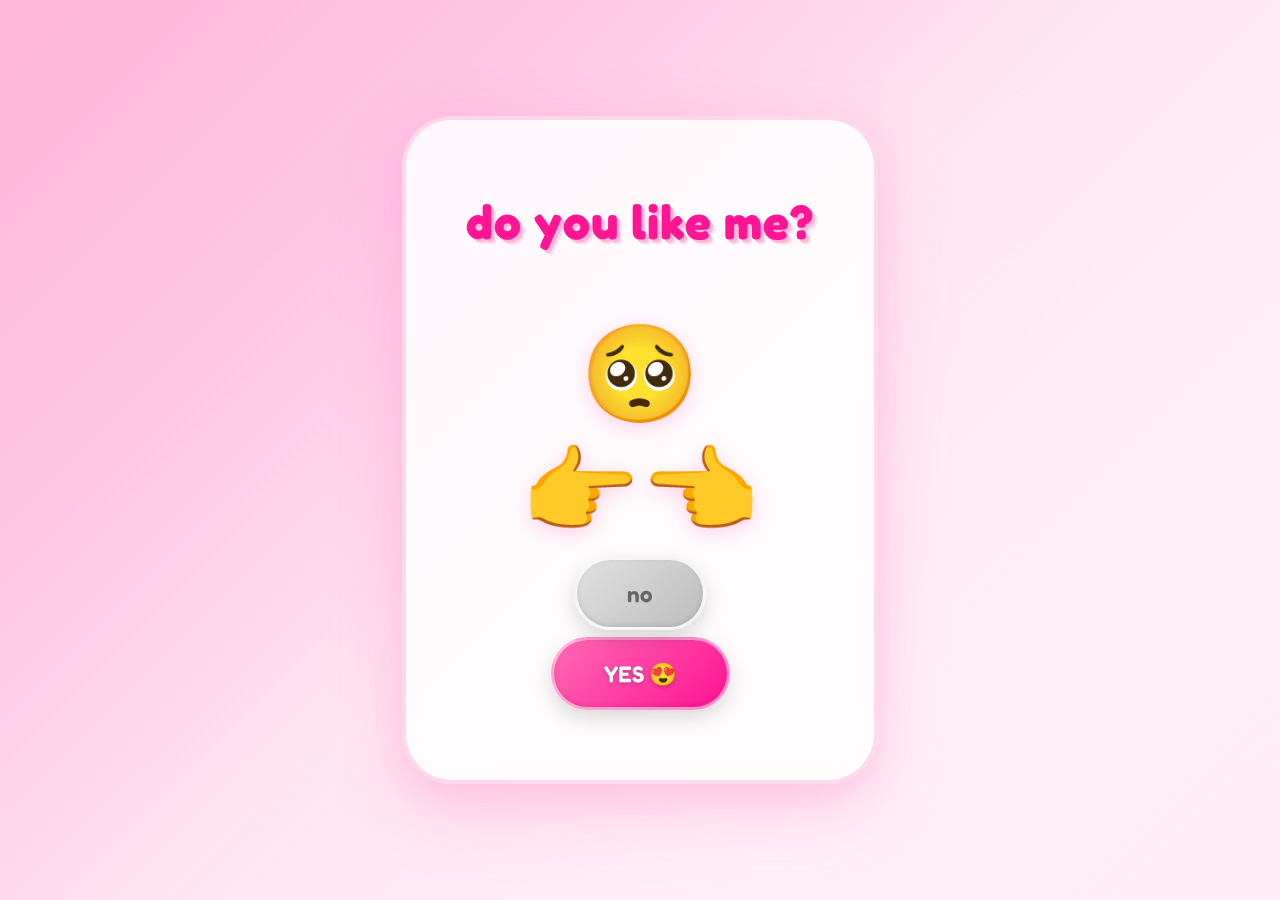
<file: index.html>
<!DOCTYPE html>
<html lang="en">
<head>
    <meta charset="UTF-8">
    <meta name="viewport" content="width=device-width, initial-scale=1.0">
    <title>Do you like me? 💕</title>

    <link rel="preconnect" href="https://fonts.googleapis.com">
    <link rel="preconnect" href="https://fonts.gstatic.com" crossorigin>
    <link href="https://fonts.googleapis.com/css2?family=Fredoka:wght@400;500;600;700&display=swap" rel="stylesheet">

    <link rel="stylesheet" href="css/styles.css">
</head>

<body>
    <div class="container">
        <div class="hearts-background">
            <div class="heart"></div>
            <div class="heart"></div>
            <div class="heart"></div>
            <div class="heart"></div>
            <div class="heart"></div>
            <div class="heart"></div>
            <div class="heart"></div>
            <div class="heart"></div>
        </div>
        <div class="content">
            <h1 class="question"> do you like me? </h1>
            <div class="emoji">
                🥺
                <br>
                👉👈
            </div>
            <div class="buttons">
                <button id="yesBtn" class="btn yes-btn">YES 😍</button>
                <button id="noBtn" class="btn no-btn">no</button>
            </div>
        </div>
    </div>

    <script src="buttonskip.js"></script>
</body>
</html>
</file>
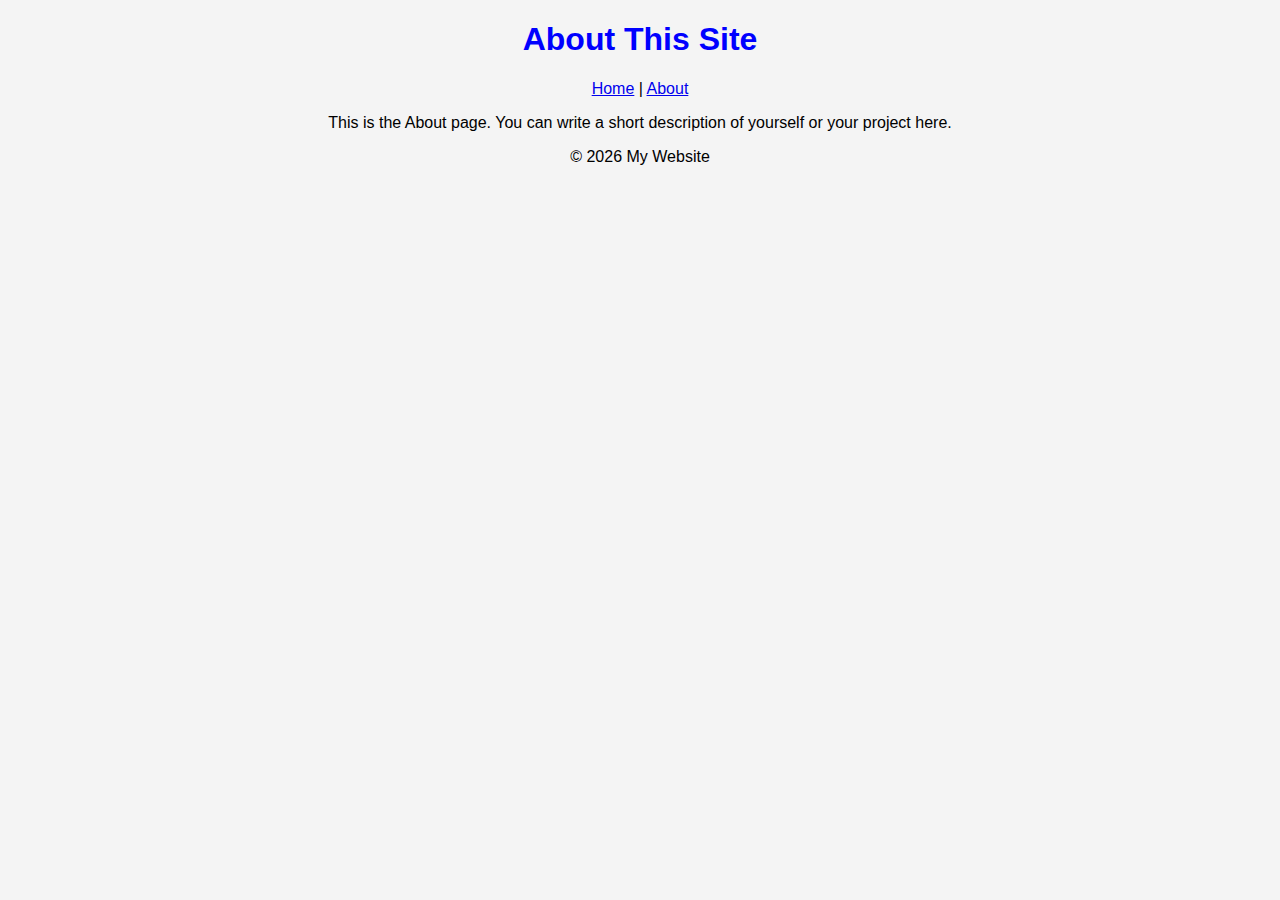
<file: about.html>
<!DOCTYPE html>
<html lang="en">
<head>
  <meta charset="UTF-8">
  <title>About - My Website</title>
  <link rel="stylesheet" href="css/style.css">
</head>
<body>
  <header>
    <h1>About This Site</h1>
    <nav>
      <a href="index.html">Home</a> |
      <a href="about.html">About</a>
    </nav>
  </header>

  <main>
    <p>This is the About page. You can write a short description of yourself or your project here.</p>
  </main>

  <footer>
    <p>&copy; 2026 My Website</p>
  </footer>
</body>
</html>
</file>
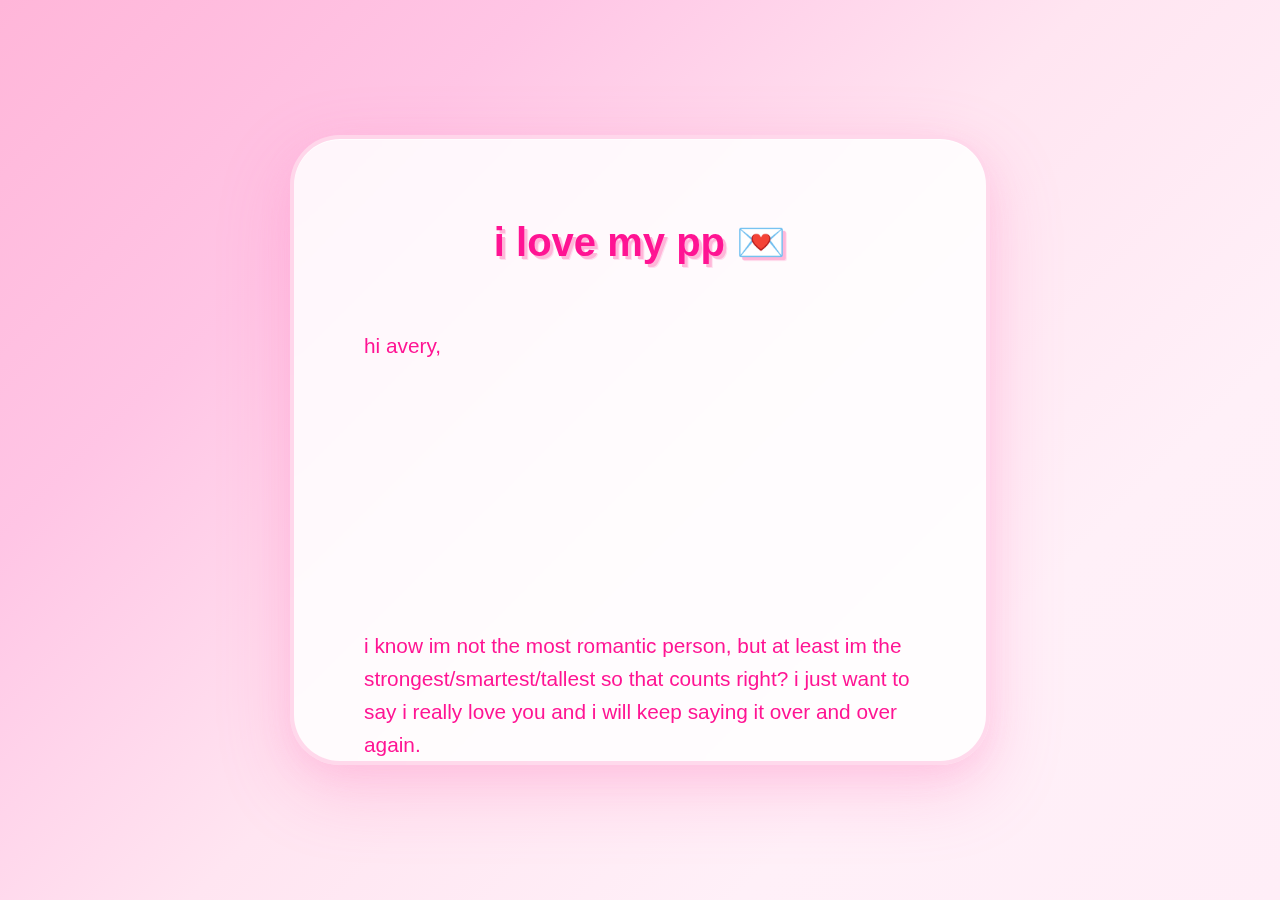
<file: letter.html>
<!DOCTYPE html>
<html lang="en">
<head>
<meta charset="UTF-8">
<meta name="viewport" content="width=device-width, initial-scale=1.0">
<title>My Love Letter 💌</title>
<link rel="stylesheet" href="css/styles.css">
<style>
/* Center the content and make it scrollable if needed */
.content {
    text-align: center;
    background: rgba(255, 255, 255, 0.85);
    backdrop-filter: blur(10px);
    padding: 50px 40px;
    border-radius: 50px;
    box-shadow: 
        0 25px 70px rgba(255, 105, 180, 0.25),
        0 10px 30px rgba(255, 182, 217, 0.3),
        inset 0 1px 0 rgba(255, 255, 255, 0.8);
    max-width: 700px;
    margin: 20px auto;
    border: 4px solid rgba(255, 182, 217, 0.5);
    overflow-y: auto;
    max-height: 70vh;
}

/* Title */
.success-title {
    font-size: 2.5em;
    color: #FF1493;
    margin-bottom: 30px;
    font-weight: 700;
    text-shadow: 
        3px 3px 0px #FFB6D9,
        4px 4px 0px rgba(255, 182, 217, 0.4);
}

/* Paragraph */
.love-paragraph {
    font-size: 1.3em;
    color: #FF1493;
    line-height: 1.6;
    text-align: left;
    white-space: pre-wrap; /* preserve line breaks */
}

/* Next Page button */
.buttons {
    margin-top: 20px;
}

.buttons .btn {
    padding: 12px 30px;
    font-size: 1em;
    margin-top: 10px;
}
</style>
</head>
<body>
<div class="container success">
    <div class="hearts-background">
        <div class="heart"></div>
        <div class="heart"></div>
        <div class="heart"></div>
        <div class="heart"></div>
        <div class="heart"></div>
        <div class="heart"></div>
        <div class="heart"></div>
        <div class="heart"></div>
    </div>

    <div class="content">
        <h1 class="success-title">i love my pp 💌</h1>

        <p class="love-paragraph">
hi avery,  








i know im not the most romantic person, but at least im the strongest/smartest/tallest so that counts right? i just want to say i really love you and i will keep saying it over and over again. 


i want to thank you for waiting for me even though i was gone in japan. i really really appreciate you for being patient and for thinking im worth waiting for. i honestly dont know if theres anyone else in the world who'd do that for me, ever.


thank you for making me feel very loved, and giving me so much confidence to try and conquer the world. i truly appreciate having you in my life, and i hope you dont get tired of me being dumb dumb. i will always try my hardest to make you happy ccc:

u wanna watch some movies/do ur home kits?

i love you avery tamagi, 

-john 💖

>


>


>


>


>


>


>


>

i have to ask one more question >>
        </p>

        <div class="buttons">
            <button class="btn yes-btn" onclick="location.href='index.html'">my question</button>
        </div>
    </div>
</div>
</body>
</html>
</file>
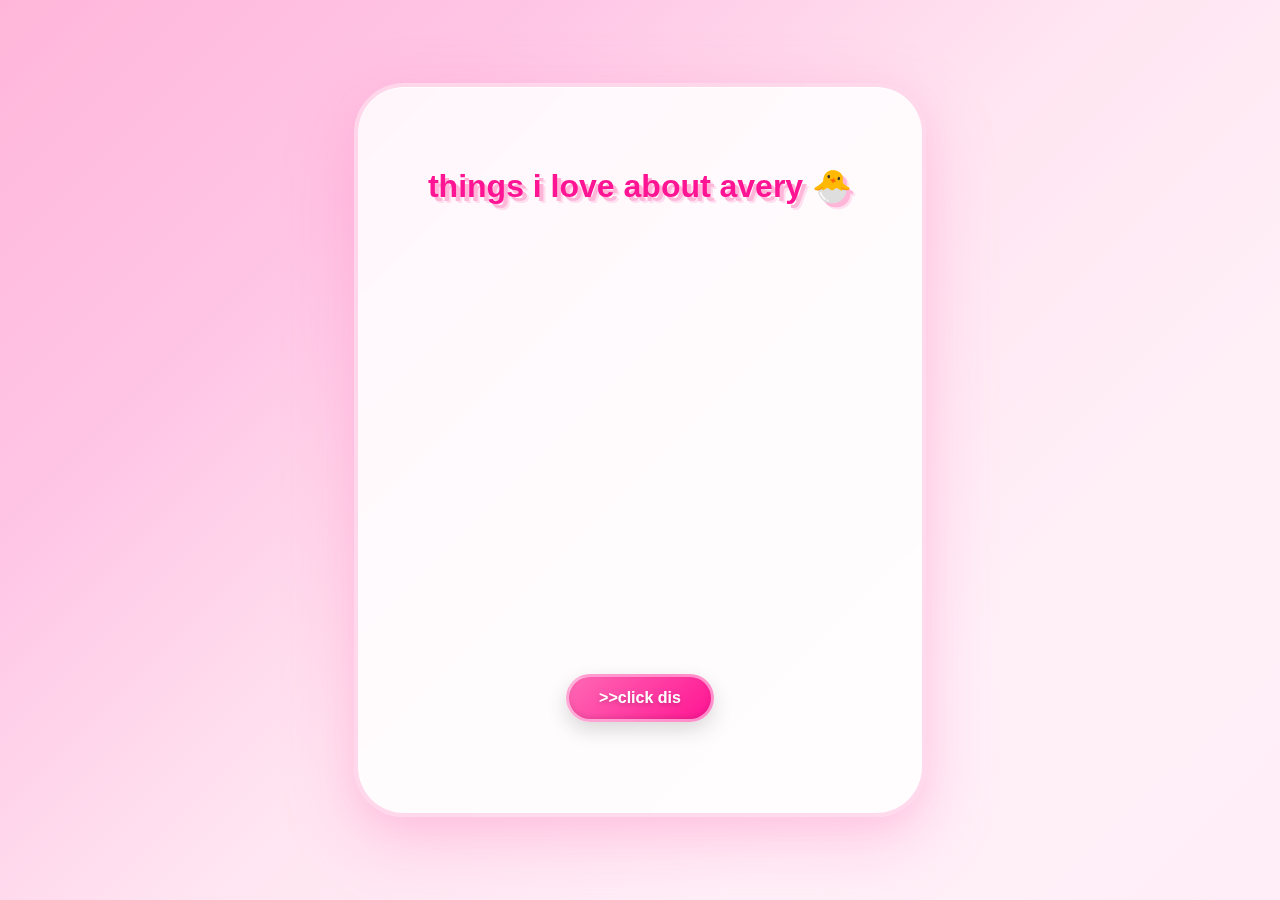
<file: list.html>
<!DOCTYPE html>
<html lang="en">
<head>
<meta charset="UTF-8">
<meta name="viewport" content="width=device-width, initial-scale=1.0">
<title>Things I Love About Avery 🐣</title>
<link rel="stylesheet" href="css/styles.css">
<style>
/* Smaller Reveal button */
#revealBtn {
    padding: 12px 30px;
    font-size: 1em;
}

/* Hide list items initially */
.love-list li {
    opacity: 0;
    transform: translateY(20px);
    transition: all 0.5s ease;
}

/* When revealed */
.love-list li.show {
    opacity: 1;
    transform: translateY(0);
}

/* Make list items font smaller */
.love-list li.love-note {
    font-size: 1.5em;
}

/* Next button (hidden initially) */
#nextBtn {
    display: none;
    padding: 14px 40px;
    font-size: 1.2em;
    margin-top: 20px;
}
</style>
</head>
<body>
    <div class="container success">
        <div class="hearts-background">
            <div class="heart"></div>
            <div class="heart"></div>
            <div class="heart"></div>
            <div class="heart"></div>
            <div class="heart"></div>
            <div class="heart"></div>
            <div class="heart"></div>
            <div class="heart"></div>
        </div>

        <div class="content">
            <h1 class="success-title" style="font-size:2em;">things i love about avery 🐣</h1>

            <ul class="love-list" id="loveList">
                <li class="love-note">your eyeballs 👀</li>
                <li class="love-note">your cute smile 😊</li>
                <li class="love-note">pretty hair 🪮</li>
                <li class="love-note">really good smell 👃</li>
                <li class="love-note">your sleepy voice 😪</li>
                <li class="love-note">mole impersonation 🐭</li>
            </ul>

            <div class="buttons">
                <button class="btn yes-btn" id="revealBtn">>>click dis </button>
                <button class="btn yes-btn" id="nextBtn" onclick="location.href='picture.html'">>>></button>
            </div>
        </div>
    </div>

    <script>
    // Reveal list items one by one
    const listItems = document.querySelectorAll("#loveList li");
    let currentIndex = 0;

    const revealBtn = document.getElementById("revealBtn");
    const nextBtn = document.getElementById("nextBtn");

    revealBtn.addEventListener("click", () => {
        if (currentIndex < listItems.length) {
            listItems[currentIndex].classList.add("show");
            currentIndex++;

            // When last item revealed
            if (currentIndex === listItems.length) {
                revealBtn.style.display = "none";   // hide reveal button
                nextBtn.style.display = "inline-block"; // show next button
            }
        }
    });
    </script>
</body>
</html>
</file>
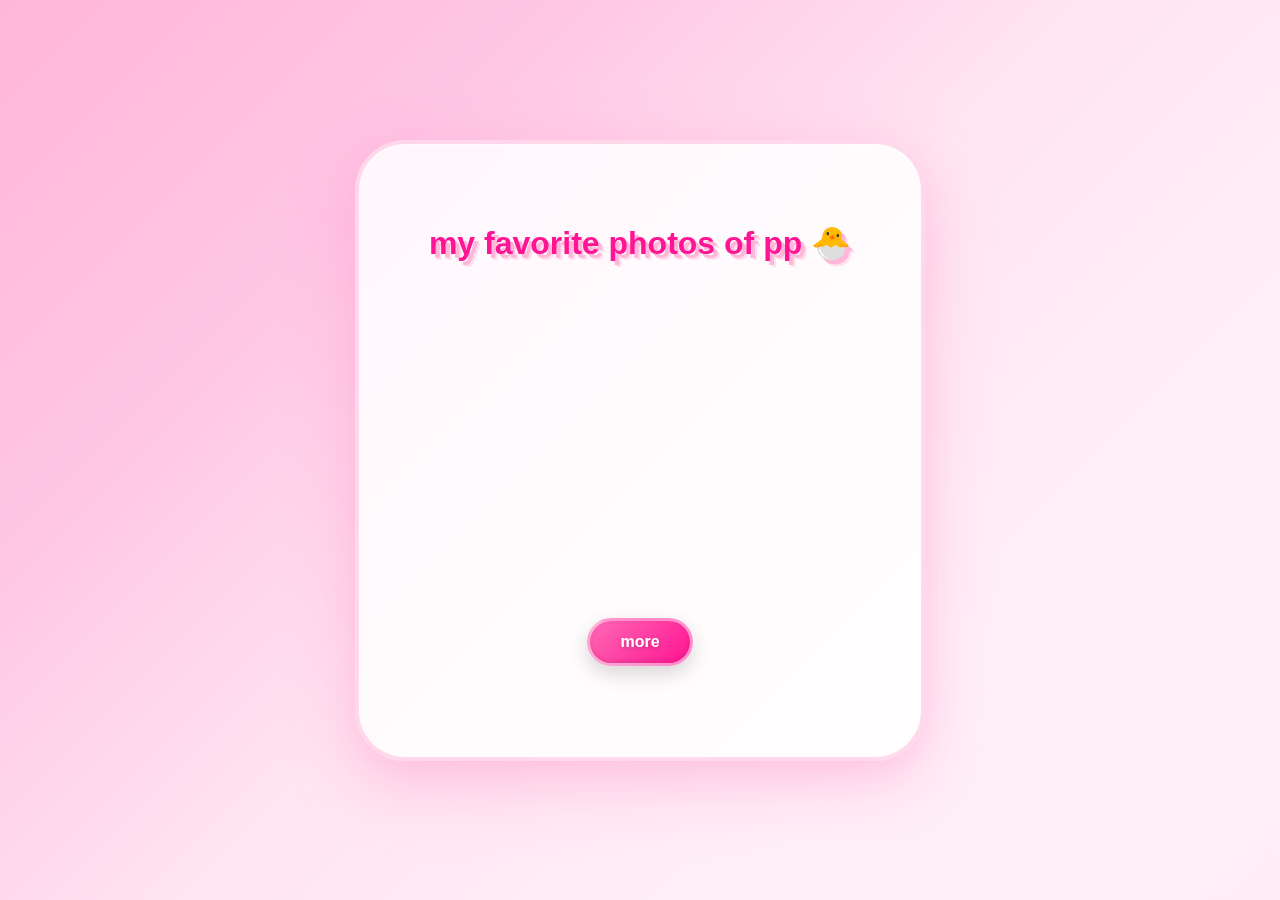
<file: picture.html>
<!DOCTYPE html>
<html lang="en">
<head>
<meta charset="UTF-8">
<meta name="viewport" content="width=device-width, initial-scale=1.0">
<title>Avery's Gallery 💕</title>
<link rel="stylesheet" href="css/styles.css">
<style>
/* Centered single image with caption */
.gallery {
    display: flex;
    flex-direction: column;
    justify-content: center;
    align-items: center;
    min-height: 300px;
    gap: 10px;
}

.photo-container {
    display: none; /* hidden initially */
    flex-direction: column;
    align-items: center;
}

.photo-container.show {
    display: flex; /* show current */
}

.gallery img {
    max-width: 90%;
    max-height: 60vh;
    border-radius: 20px;
    box-shadow: 0 10px 30px rgba(255,105,180,0.3);
    transition: transform 0.5s ease;
}

.caption {
    font-size: 1em;
    color: #FF1493;
    margin-top: 8px;
    text-align: center;
}

/* Buttons */
.buttons {
    margin-top: 15px;
    display: flex;
    justify-content: center;
    gap: 10px;
}

.buttons .btn {
    padding: 12px 30px;
    font-size: 1em;
}

/* Next Page button hidden initially */
#nextPageBtn {
    display: none;
    background: linear-gradient(135deg, #FF69B4 0%, #FF1493 50%, #FF69B4 100%);
    color: white;
    border: none;
    border-radius: 50px;
    cursor: pointer;
    font-weight: 600;
    font-family: 'Fredoka', sans-serif;
    box-shadow: 0 8px 20px rgba(0,0,0,0.15);
    transition: all 0.3s ease;
}

#nextPageBtn:hover {
    transform: scale(1.05);
    box-shadow: 0 12px 25px rgba(255,20,147,0.4);
}
</style>
</head>
<body>
<div class="container success">
    <div class="hearts-background">
        <div class="heart"></div>
        <div class="heart"></div>
        <div class="heart"></div>
        <div class="heart"></div>
        <div class="heart"></div>
        <div class="heart"></div>
        <div class="heart"></div>
        <div class="heart"></div>
    </div>

    <div class="content">
        <h1 class="success-title" style="font-size:2em;">my favorite photos of pp 🐣</h1>

        <!-- Image gallery -->
        <div class="gallery" id="gallery">
            <div class="photo-container">
                <img src="media/eyes.jpg" alt="Photo 1">
                <p class="caption">very pretty eyeballs</p>
            </div>

            <div class="photo-container">
                <img src="media/bigeyes.jpg" alt="Photo 2">
                <p class="caption">very big eyeballs</p>
            </div>

            <div class="photo-container">
                <img src="media/avery.jpg" alt="Photo 3">
                <p class="caption">that time when i stole your phone and took this picture not knowing that i would end up dating such a cute and heartwarming girl that i love soooooooooooooooo much</p>
            </div>

            <div class="photo-container">
                <img src="media/mole.png" alt="Photo 4">
                <p class="caption">mole pp</p>
            </div>
        </div>

        <div class="buttons">
            <button class="btn yes-btn" id="revealBtn">more</button>
            <button id="nextPageBtn" onclick="location.href='letter.html'">➡️➡️➡️➡️➡️➡️➡️➡️➡️➡️➡️➡️</button>
        </div>
    </div>
</div>

<script>
const photoContainers = document.querySelectorAll('#gallery .photo-container');
let currentIndex = -1; // start empty

const revealBtn = document.getElementById('revealBtn');
const nextPageBtn = document.getElementById('nextPageBtn');

revealBtn.addEventListener('click', () => {
    // hide previous container
    if (currentIndex >= 0) {
        photoContainers[currentIndex].classList.remove('show');
    }

    currentIndex++;

    if (currentIndex < photoContainers.length) {
        photoContainers[currentIndex].classList.add('show');

        // If last photo, hide "next 💖" and show "Next Page"
        if (currentIndex === photoContainers.length - 1) {
            revealBtn.style.display = 'none';
            nextPageBtn.style.display = 'inline-block';
        }
    }
});
</script>
</body>
</html>
</file>
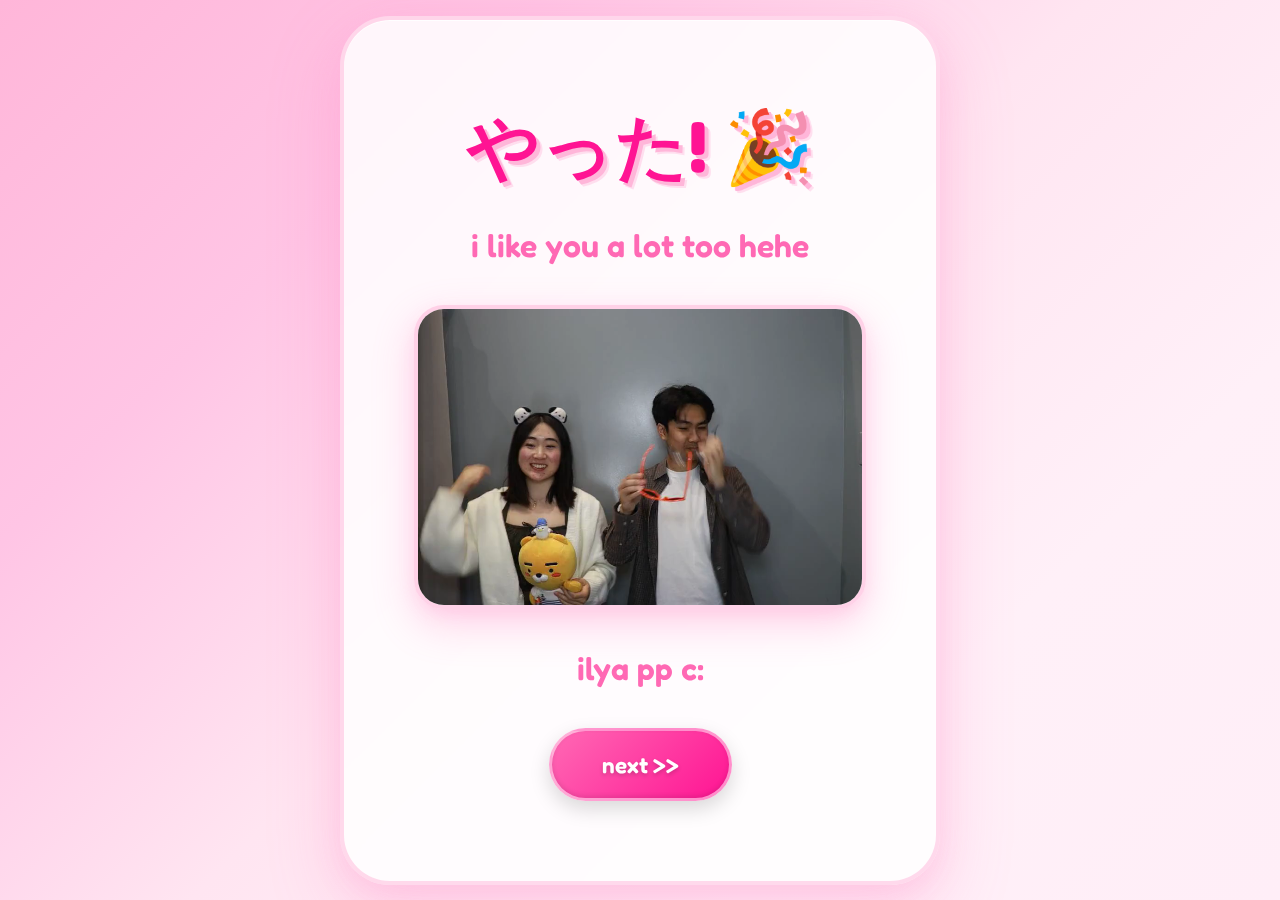
<file: yes.html>
<!DOCTYPE html>
<html lang="en">
<head>
    <meta charset="UTF-8">
    <meta name="viewport" content="width=device-width, initial-scale=1.0">
    <title>Yay! 💕</title>
    <link rel="preconnect" href="https://fonts.googleapis.com">
    <link rel="preconnect" href="https://fonts.gstatic.com" crossorigin>
    <link href="https://fonts.googleapis.com/css2?family=Fredoka:wght@400;500;600;700&display=swap" rel="stylesheet">
    <link rel="stylesheet" href="css/styles.css">
</head>
<body>
    <div class="container success">
        <div class="hearts-background">
            <div class="heart"></div>
            <div class="heart"></div>
            <div class="heart"></div>
            <div class="heart"></div>
            <div class="heart"></div>
            <div class="heart"></div>
            <div class="heart"></div>
            <div class="heart"></div>
        </div>
        
        <div class="content">
            <h1 class="success-title">やった! 🎉</h1>
            <p class="success-message">i like you a lot too hehe</p>
            
            <div class="image-container">
                <video class="celebration-image" autoplay loop muted playsinline>
                    <source src="media/avery.mp4" type="video/mp4">
                </video>
            </div>

            
            <p class="success-message">ilya pp c:</p>

            <a href="list.html">
                <button class="btn yes-btn">next >></button>
            </a>
        </div>
    </div>
</body>
</html>
</file>
<file: css/styles.css>
* {
    margin: 0;
    padding: 0;
    box-sizing: border-box;
}

body {
    font-family: 'Fredoka', sans-serif;
    overflow: hidden;
    height: 100vh;
    background: linear-gradient(135deg, #FFB6D9 0%, #FFC5E5 25%, #FFE5F1 50%, #FFF0F8 75%, #FFEEF7 100%);
    display: flex;
    align-items: center;
    justify-content: center;
}

.container {
    display: flex;
    align-items: center;
    justify-content: center;
    height: 100vh;
    width: 100vw;
    position: relative;
}

.hearts-background {
    position: absolute;
    top: 0;
    left: 0;
    width: 100%;
    height: 100%;
    overflow: hidden;
    pointer-events: none;
    z-index: 1;
}

.heart {
    position: absolute;
    bottom: -10%; /* start off-screen rather than at top */
    width: 25px;
    height: 25px;
    background: #FF69B4;
    transform: rotate(45deg);
    animation: float 15s infinite;
    opacity: 0.5;
    filter: blur(1px);
}

.heart::before,
.heart::after {
    content: '';
    position: absolute;
    width: 25px;
    height: 25px;
    background: #FF69B4;
    border-radius: 50%;
}

.heart::before {
    top: -12.5px;
    left: 0;
}

.heart::after {
    top: 0;
    left: -12.5px;
}

.heart:nth-child(1) {
    left: 10%;
    animation-delay: 0s;
    animation-duration: 12s;
}

.heart:nth-child(2) {
    left: 30%;
    animation-delay: 2s;
    animation-duration: 14s;
    width: 20px;
    height: 20px;
}

.heart:nth-child(2)::before,
.heart:nth-child(2)::after {
    width: 20px;
    height: 20px;
}

.heart:nth-child(3) {
    left: 50%;
    animation-delay: 4s;
    animation-duration: 16s;
}

.heart:nth-child(4) {
    left: 70%;
    animation-delay: 1s;
    animation-duration: 13s;
    width: 30px;
    height: 30px;
}

.heart:nth-child(4)::before,
.heart:nth-child(4)::after {
    width: 30px;
    height: 30px;
}

.heart:nth-child(5) {
    left: 85%;
    animation-delay: 3s;
    animation-duration: 15s;
}

.heart:nth-child(6) {
    left: 20%;
    animation-delay: 5s;
    animation-duration: 11s;
}

.heart:nth-child(7) {
    left: 60%;
    animation-delay: 2.5s;
    animation-duration: 14s;
}

.heart:nth-child(8) {
    left: 40%;
    animation-delay: 4.5s;
    animation-duration: 13s;
}

@keyframes float {
    0% {
        bottom: -10%;
        opacity: 0;
    }
    10% {
        opacity: 0.5;
    }
    90% {
        opacity: 0.5;
    }
    100% {
        bottom: 110%;
        opacity: 0;
    }
}

.content {
    text-align: center;
    background: rgba(255, 255, 255, 0.85);
    backdrop-filter: blur(10px);
    padding: 70px 60px;
    border-radius: 50px;
    box-shadow: 
        0 25px 70px rgba(255, 105, 180, 0.25),
        0 10px 30px rgba(255, 182, 217, 0.3),
        inset 0 1px 0 rgba(255, 255, 255, 0.8);
    max-width: 600px;
    position: relative;
    z-index: 10;
    border: 4px solid rgba(255, 182, 217, 0.5);
    margin: 20px;
}

.question {
    font-size: 3em;
    color: #FF1493;
    margin-bottom: 20px;
    font-weight: 700;
    text-shadow: 
        3px 3px 0px #FFB6D9,
        5px 5px 0px rgba(255, 182, 217, 0.4);
    letter-spacing: 1px;
    line-height: 1.3;
}

.emoji {
    font-size: 6em;
    margin: 40px 0;
    animation: pulse 1.5s ease-in-out infinite;
    display: inline-block;
    filter: drop-shadow(0 5px 10px rgba(255, 105, 180, 0.3));
}

@keyframes pulse {
    0%, 100% {
        transform: scale(1);
    }
    50% {
        transform: scale(1.15);
    }
}

.buttons {
    display: flex;
    gap: 20px;
    justify-content: center;
    align-items: center;
    margin-top: 50px;
    position: relative;
    min-height: 70px;
}

.btn {
    padding: 20px 50px;
    font-size: 1.4em;
    border: none;
    border-radius: 100px;
    cursor: pointer;
    font-weight: 600;
    font-family: 'Fredoka', sans-serif;
    transition: all 0.3s cubic-bezier(0.68, -0.55, 0.265, 1.55);
    box-shadow: 
        0 8px 20px rgba(0, 0, 0, 0.15),
        inset 0 -2px 5px rgba(0, 0, 0, 0.1);
}

.btn:active {
    transform: translateY(2px);
    box-shadow: 
        0 4px 10px rgba(0, 0, 0, 0.15),
        inset 0 -1px 3px rgba(0, 0, 0, 0.1);
}

.yes-btn {
    background: linear-gradient(135deg, #FF69B4 0%, #FF1493 50%, #FF69B4 100%);
    background-size: 200% 200%;
    color: white;
    animation: shimmer 3s ease infinite;
    text-shadow: 0 2px 4px rgba(0, 0, 0, 0.2);
    border: 3px solid rgba(255, 255, 255, 0.5);
}

@keyframes shimmer {
    0%, 100% {
        background-position: 0% 50%;
    }
    50% {
        background-position: 100% 50%;
    }
}

.yes-btn:hover {
    transform: translateY(-5px) scale(1.05);
    box-shadow: 
        0 15px 30px rgba(255, 20, 147, 0.4),
        inset 0 -2px 5px rgba(0, 0, 0, 0.1);
}

.no-btn {
    background: linear-gradient(135deg, #E0E0E0 0%, #BDBDBD 100%);
    color: #666;
    position: absolute;
    border: 3px solid rgba(255, 255, 255, 0.8);
}

.no-btn:hover {
    transform: translateY(-3px);
}

/* Success page styles */
.success .content {
    padding: 80px 70px;
}

.success-title {
    font-size: 4.5em;
    color: #FF1493;
    margin-bottom: 30px;
    animation: bounce 1s ease;
    text-shadow: 
        4px 4px 0px #FFB6D9,
        6px 6px 0px rgba(255, 182, 217, 0.4);
    font-weight: 700;
}

@keyframes bounce {
    0%, 100% {
        transform: translateY(0);
    }
    25% {
        transform: translateY(-30px);
    }
    50% {
        transform: translateY(0);
    }
    75% {
        transform: translateY(-15px);
    }
}

.success-message {
    font-size: 2em;
    color: #FF69B4;
    margin-bottom: 40px;
    font-weight: 600;
}

.image-container {
    margin: 40px 0;
    border-radius: 30px;
    overflow: hidden;
    box-shadow: 
        0 15px 40px rgba(255, 105, 180, 0.3),
        0 5px 15px rgba(255, 182, 217, 0.2);
    border: 4px solid rgba(255, 182, 217, 0.6);
}

.celebration-image {
    width: 100%;
    max-width: 450px;
    height: auto;
    display: block;
}

.love-note {
    font-size: 2.2em;
    color: #FF1493;
    margin-top: 40px;
    font-weight: 700;
    text-shadow: 
        2px 2px 0px #FFB6D9,
        4px 4px 0px rgba(255, 182, 217, 0.3);
}

.success .hearts-background .heart {
    animation-duration: 8s;
    opacity: 0.7;
}

/* Responsive design */
@media (max-width: 768px) {
    .content {
        padding: 50px 40px;
        border-radius: 40px;
    }
    
    .question {
        font-size: 2.2em;
        text-shadow: 
            2px 2px 0px #FFB6D9,
            3px 3px 0px rgba(255, 182, 217, 0.4);
    }
    
    .emoji {
        font-size: 4.5em;
        margin: 30px 0;
    }
    
    .btn {
        padding: 15px 35px;
        font-size: 1.1em;
    }
    
    .success-title {
        font-size: 3em;
        text-shadow: 
            3px 3px 0px #FFB6D9,
            4px 4px 0px rgba(255, 182, 217, 0.4);
    }
    
    .success-message {
        font-size: 1.5em;
    }
    
    .love-note {
        font-size: 1.7em;
    }
}

@media (max-width: 480px) {
    .content {
        padding: 40px 25px;
        border-radius: 35px;
    }
    
    .question {
        font-size: 1.8em;
    }
    
    .emoji {
        font-size: 3.5em;
    }
    
    .buttons {
        flex-direction: column;
        gap: 15px;
        min-height: 120px;
    }
    
    .btn {
        padding: 12px 30px;
        font-size: 1em;
        width: 200px;
    }
    
    .success-title {
        font-size: 2.5em;
    }
    
    .success-message {
        font-size: 1.3em;
    }
    
    .love-note {
        font-size: 1.5em;
    }
}
</file>
<file: css/style.css>
body {
    font-family: Arial;
    text-align: center;
    background-color: #f4f4f4;
}

h1 {
    color: blue;
}
</file>
